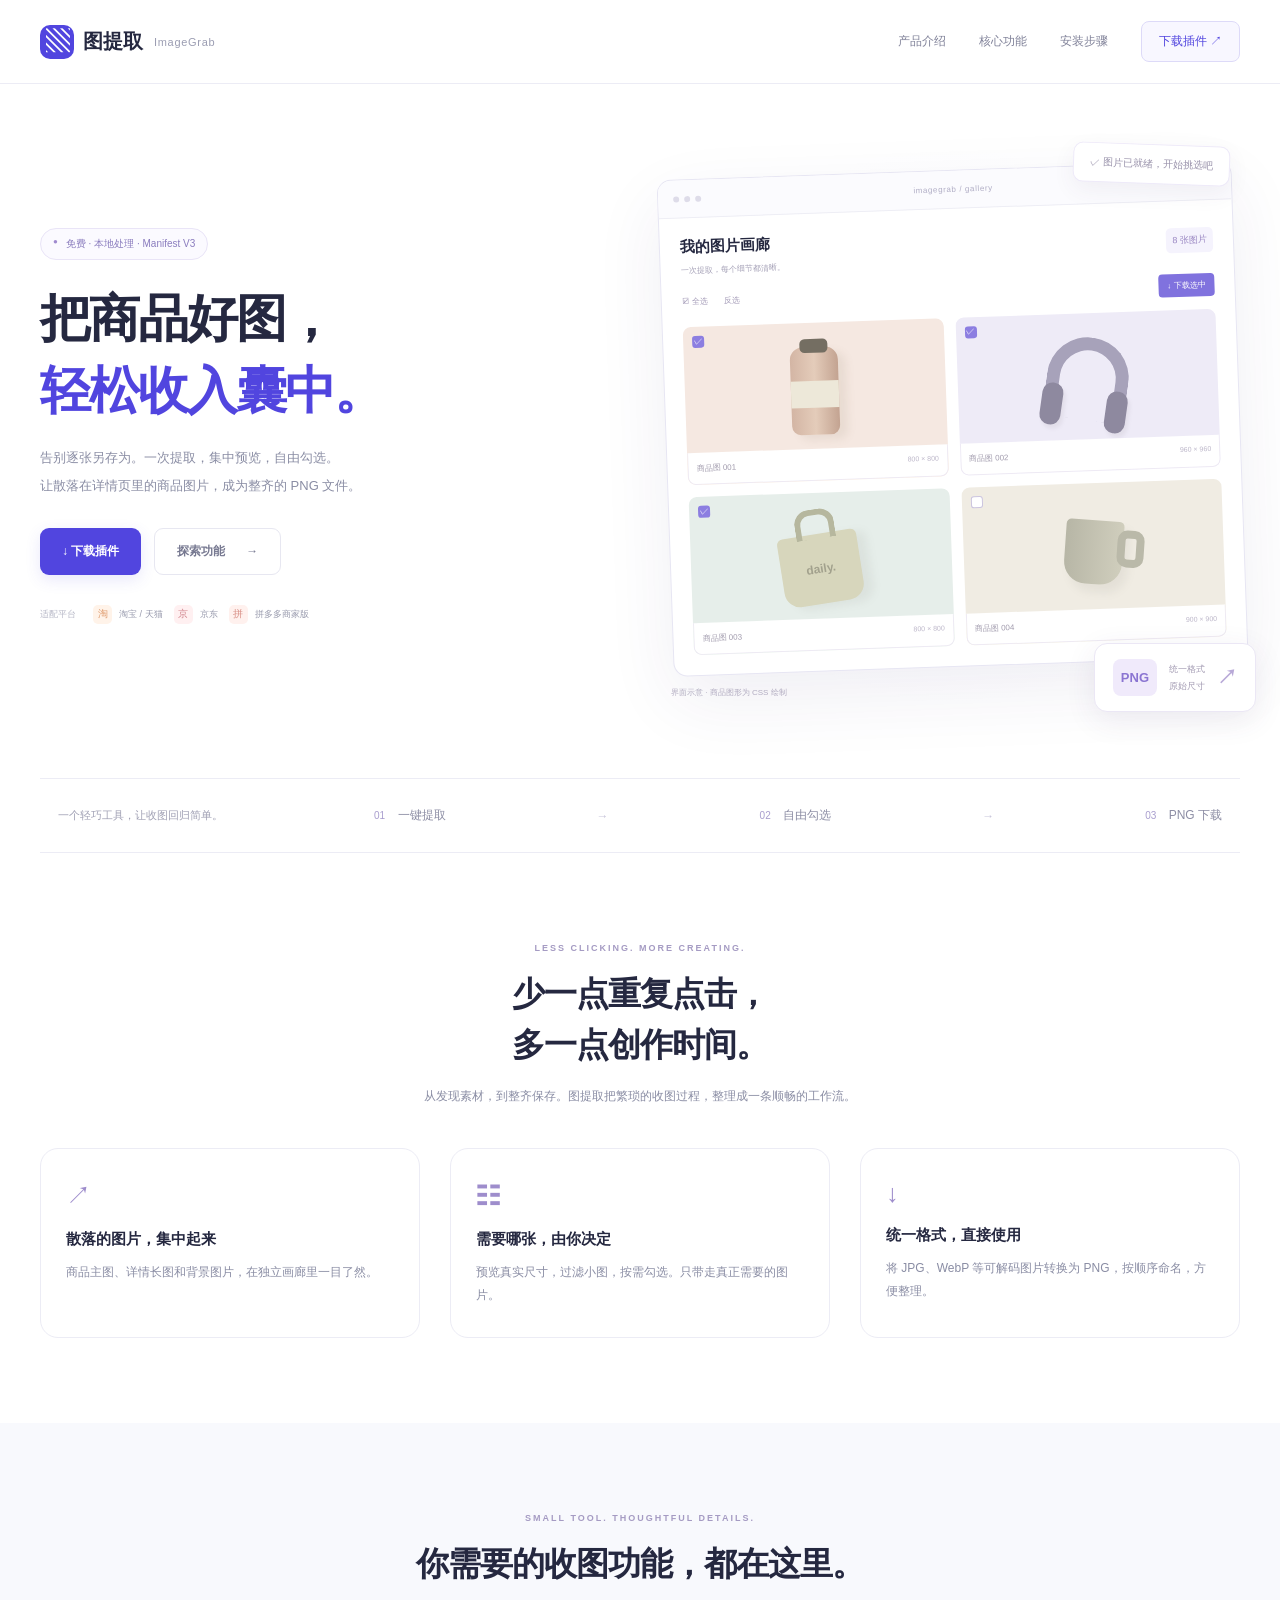
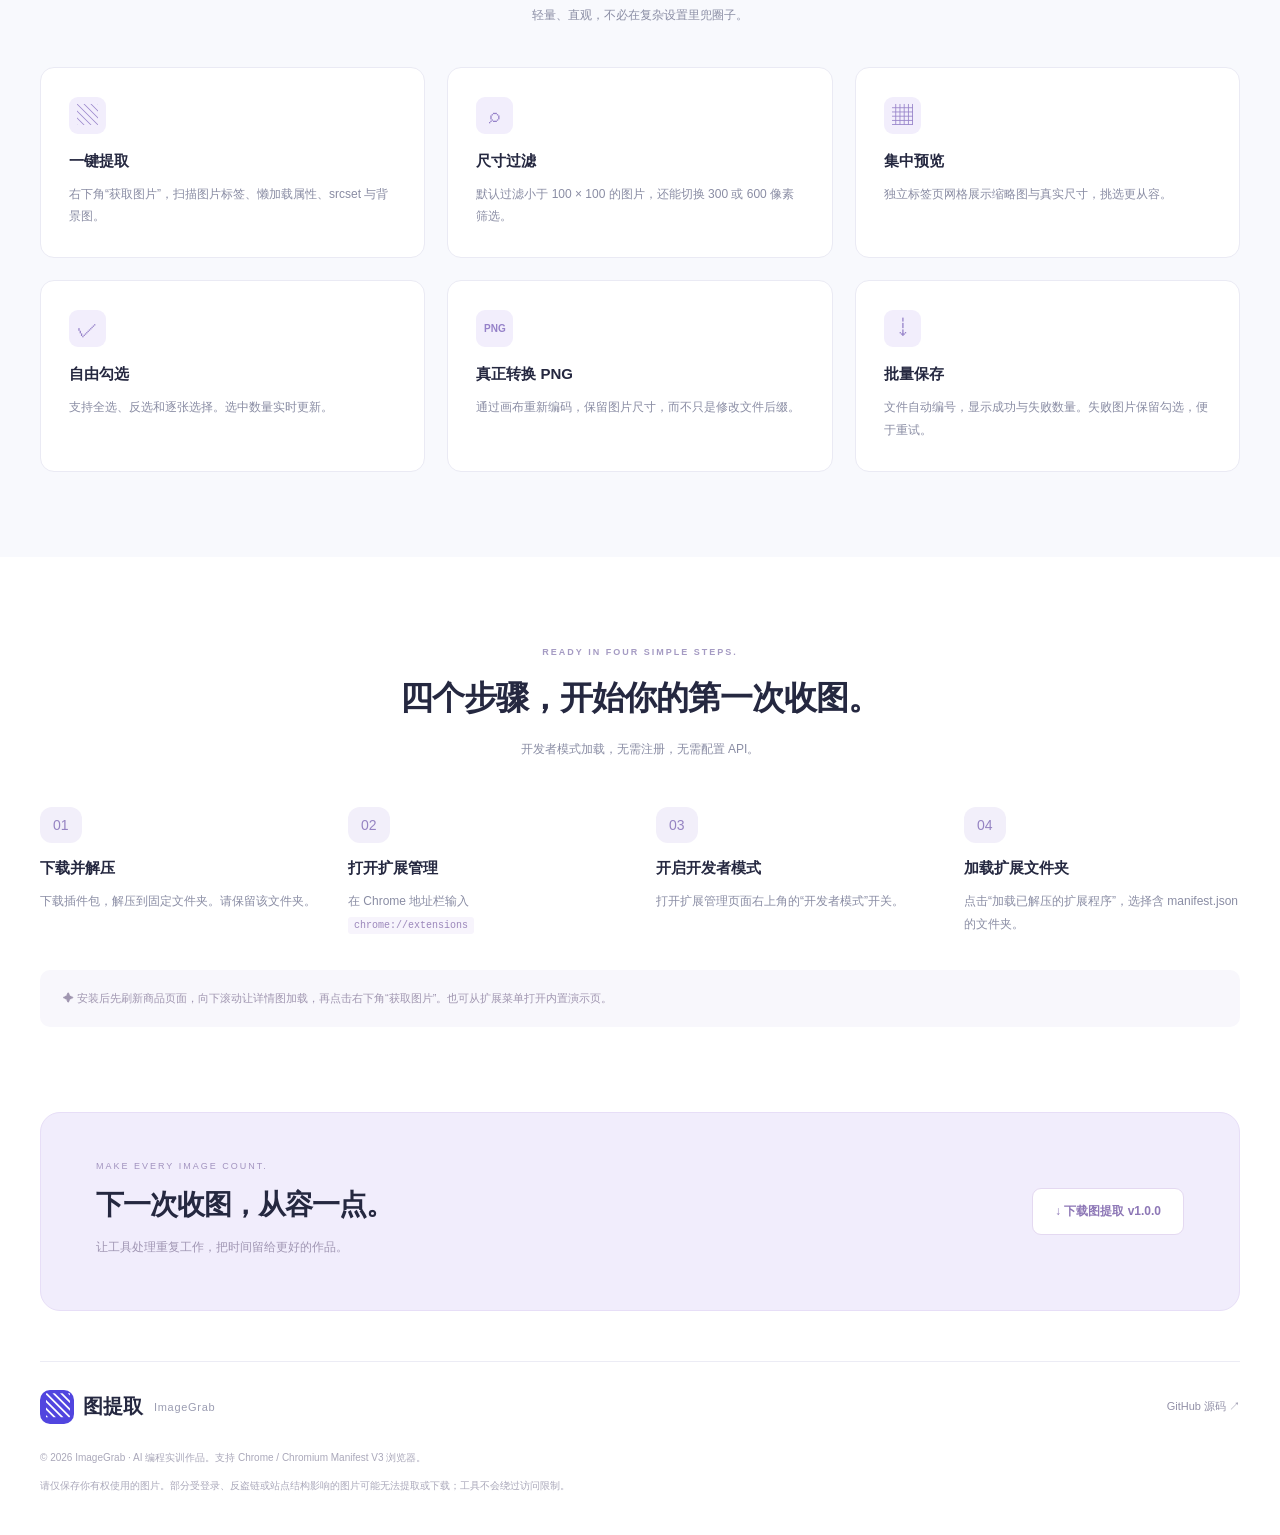
<file: docs/index.html>
<!doctype html><html lang="zh-CN"><head><meta charset="utf-8"><meta name="viewport" content="width=device-width,initial-scale=1"><meta name="description" content="图提取 ImageGrab：电商商品图片一键提取、集中预览、自由选择与 PNG 批量下载。"><title>图提取 ImageGrab · 好图片，轻松带走</title><link rel="stylesheet" href="css/style.css"></head><body>
<header><nav class="container"><a class="brand" href="#home"><span>▧</span> 图提取 <small>ImageGrab</small></a><button class="menu-toggle" aria-label="展开导航" aria-expanded="false">☰</button><div class="nav-links"><a href="#about">产品介绍</a><a href="#features">核心功能</a><a href="#install">安装步骤</a><a class="nav-download" href="downloads/ImageGrab-1.0.0.zip" download>下载插件 ↗</a></div></nav></header>
<main><section class="hero container" id="home"><div class="hero-copy"><div class="badge"><span>●</span> 免费 · 本地处理 · Manifest V3</div><h1>把商品好图，<br><em>轻松收入囊中。</em></h1><p>告别逐张另存为。一次提取，集中预览，自由勾选。<br>让散落在详情页里的商品图片，成为整齐的 PNG 文件。</p><div class="hero-actions"><a class="button primary" href="downloads/ImageGrab-1.0.0.zip" download>↓ 下载插件</a><a class="button secondary" href="#features">探索功能 <span>→</span></a></div><div class="platforms"><span>适配平台</span><b class="tb">淘</b> 淘宝 / 天猫 <b class="jd">京</b> 京东 <b class="pdd">拼</b> 拼多多商家版</div></div>
<div class="hero-art"><div class="float-chip">✓ 图片已就绪，开始挑选吧</div><div class="mock-browser"><div class="mock-bar"><i></i><i></i><i></i><span>imagegrab / gallery</span><b>▧</b></div><div class="mock-content"><div class="mock-title"><div>我的图片画廊<small>一次提取，每个细节都清晰。</small></div><span>8 张图片</span></div><div class="mock-tools"><span>☑ 全选　　反选</span><b>↓ 下载选中</b></div><div class="mock-grid"><div class="mock-card peach"><span class="check">✓</span><div class="bottle"><i></i><b></b></div><small>商品图 001 <span>800 × 800</span></small></div><div class="mock-card lavender"><span class="check">✓</span><div class="headphones"><i></i><b></b></div><small>商品图 002 <span>960 × 960</span></small></div><div class="mock-card mint"><span class="check">✓</span><div class="bag"><i></i><b>daily.</b></div><small>商品图 003 <span>800 × 800</span></small></div><div class="mock-card sand"><span class="check empty-check"></span><div class="mug"><i></i></div><small>商品图 004 <span>900 × 900</span></small></div></div></div></div><div class="float-format"><strong>PNG</strong><span>统一格式<br>原始尺寸</span><b>↗</b></div><div class="art-note">界面示意 · 商品图形为 CSS 绘制</div></div></section>
<section class="trust container"><span>一个轻巧工具，让收图回归简单。</span><div><b>01</b> 一键提取</div><i>→</i><div><b>02</b> 自由勾选</div><i>→</i><div><b>03</b> PNG 下载</div></section>
<section class="section container" id="about"><div class="section-head reveal"><div class="eyebrow">LESS CLICKING. MORE CREATING.</div><h2>少一点重复点击，<br>多一点创作时间。</h2><p>从发现素材，到整齐保存。图提取把繁琐的收图过程，整理成一条顺畅的工作流。</p></div><div class="about-grid"><article class="reveal"><span>↗</span><h3>散落的图片，集中起来</h3><p>商品主图、详情长图和背景图片，在独立画廊里一目了然。</p></article><article class="reveal"><span>☷</span><h3>需要哪张，由你决定</h3><p>预览真实尺寸，过滤小图，按需勾选。只带走真正需要的图片。</p></article><article class="reveal"><span>↓</span><h3>统一格式，直接使用</h3><p>将 JPG、WebP 等可解码图片转换为 PNG，按顺序命名，方便整理。</p></article></div></section>
<section class="features-wrap" id="features"><div class="section container"><div class="section-head reveal"><div class="eyebrow">SMALL TOOL. THOUGHTFUL DETAILS.</div><h2>你需要的收图功能，都在这里。</h2><p>轻量、直观，不必在复杂设置里兜圈子。</p></div><div class="feature-grid"><article class="reveal"><span>▧</span><h3>一键提取</h3><p>右下角“获取图片”，扫描图片标签、懒加载属性、srcset 与背景图。</p></article><article class="reveal"><span>⌕</span><h3>尺寸过滤</h3><p>默认过滤小于 100 × 100 的图片，还能切换 300 或 600 像素筛选。</p></article><article class="reveal"><span>▦</span><h3>集中预览</h3><p>独立标签页网格展示缩略图与真实尺寸，挑选更从容。</p></article><article class="reveal"><span>✓</span><h3>自由勾选</h3><p>支持全选、反选和逐张选择。选中数量实时更新。</p></article><article class="reveal"><span>PNG</span><h3>真正转换 PNG</h3><p>通过画布重新编码，保留图片尺寸，而不只是修改文件后缀。</p></article><article class="reveal"><span>⇣</span><h3>批量保存</h3><p>文件自动编号，显示成功与失败数量。失败图片保留勾选，便于重试。</p></article></div></div></section>
<section class="section container" id="install"><div class="section-head reveal"><div class="eyebrow">READY IN FOUR SIMPLE STEPS.</div><h2>四个步骤，开始你的第一次收图。</h2><p>开发者模式加载，无需注册，无需配置 API。</p></div><div class="steps"><article class="reveal"><span>01</span><h3>下载并解压</h3><p>下载插件包，解压到固定文件夹。请保留该文件夹。</p></article><article class="reveal"><span>02</span><h3>打开扩展管理</h3><p>在 Chrome 地址栏输入<br><code>chrome://extensions</code></p></article><article class="reveal"><span>03</span><h3>开启开发者模式</h3><p>打开扩展管理页面右上角的“开发者模式”开关。</p></article><article class="reveal"><span>04</span><h3>加载扩展文件夹</h3><p>点击“加载已解压的扩展程序”，选择含 manifest.json 的文件夹。</p></article></div><div class="install-tip">✦ 安装后先刷新商品页面，向下滚动让详情图加载，再点击右下角“获取图片”。也可从扩展菜单打开内置演示页。</div></section>
<section class="cta container reveal"><div><span>MAKE EVERY IMAGE COUNT.</span><h2>下一次收图，从容一点。</h2><p>让工具处理重复工作，把时间留给更好的作品。</p></div><a class="button" href="downloads/ImageGrab-1.0.0.zip" download>↓ 下载图提取 v1.0.0</a></section>
</main><footer class="container"><div class="footer-top"><a class="brand" href="#home"><span>▧</span> 图提取 <small>ImageGrab</small></a><a href="https://github.com/SURE-gfs/imagegrab-extension" target="_blank" rel="noreferrer">GitHub 源码 ↗</a></div><p>© 2026 ImageGrab · AI 编程实训作品。支持 Chrome / Chromium Manifest V3 浏览器。</p><p>请仅保存你有权使用的图片。部分受登录、反盗链或站点结构影响的图片可能无法提取或下载；工具不会绕过访问限制。</p></footer><script src="js/main.js"></script></body></html>
</file>
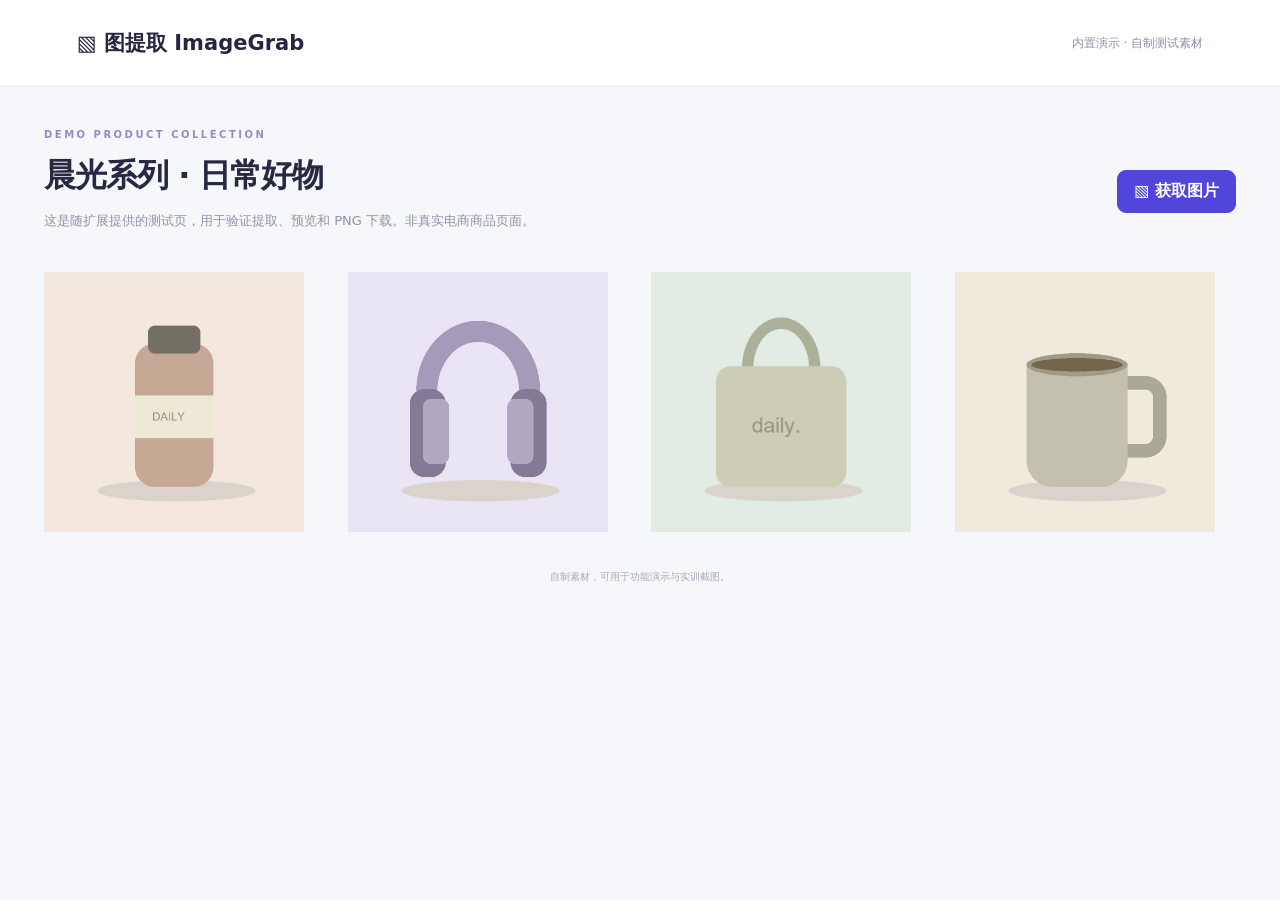
<file: extension/demo.html>
<!doctype html><html lang="zh-CN"><head><meta charset="utf-8"><title>图提取 · 内置商品图片演示</title><link rel="stylesheet" href="gallery.css"></head><body><header><a class="brand" href="popup.html">▧ 图提取 ImageGrab</a><span class="local">内置演示 · 自制测试素材</span></header><main><div class="eyebrow">DEMO PRODUCT COLLECTION</div><section class="intro"><div><h1>晨光系列 · 日常好物</h1><p>这是随扩展提供的测试页，用于验证提取、预览和 PNG 下载。非真实电商商品页面。</p></div><button id="demo-scan" class="primary">▧ 获取图片</button></section><section id="grid"><img src="demo-assets/item1.jpg" alt="演示商品1" width="260"><img src="demo-assets/item2.webp" alt="演示商品2" width="260"><img src="demo-assets/item3.jpg" alt="演示商品3" width="260"><img src="demo-assets/item4.png" alt="演示商品4" width="260"></section><footer>自制素材，可用于功能演示与实训截图。</footer></main><script src="demo.js"></script></body></html>
</file>
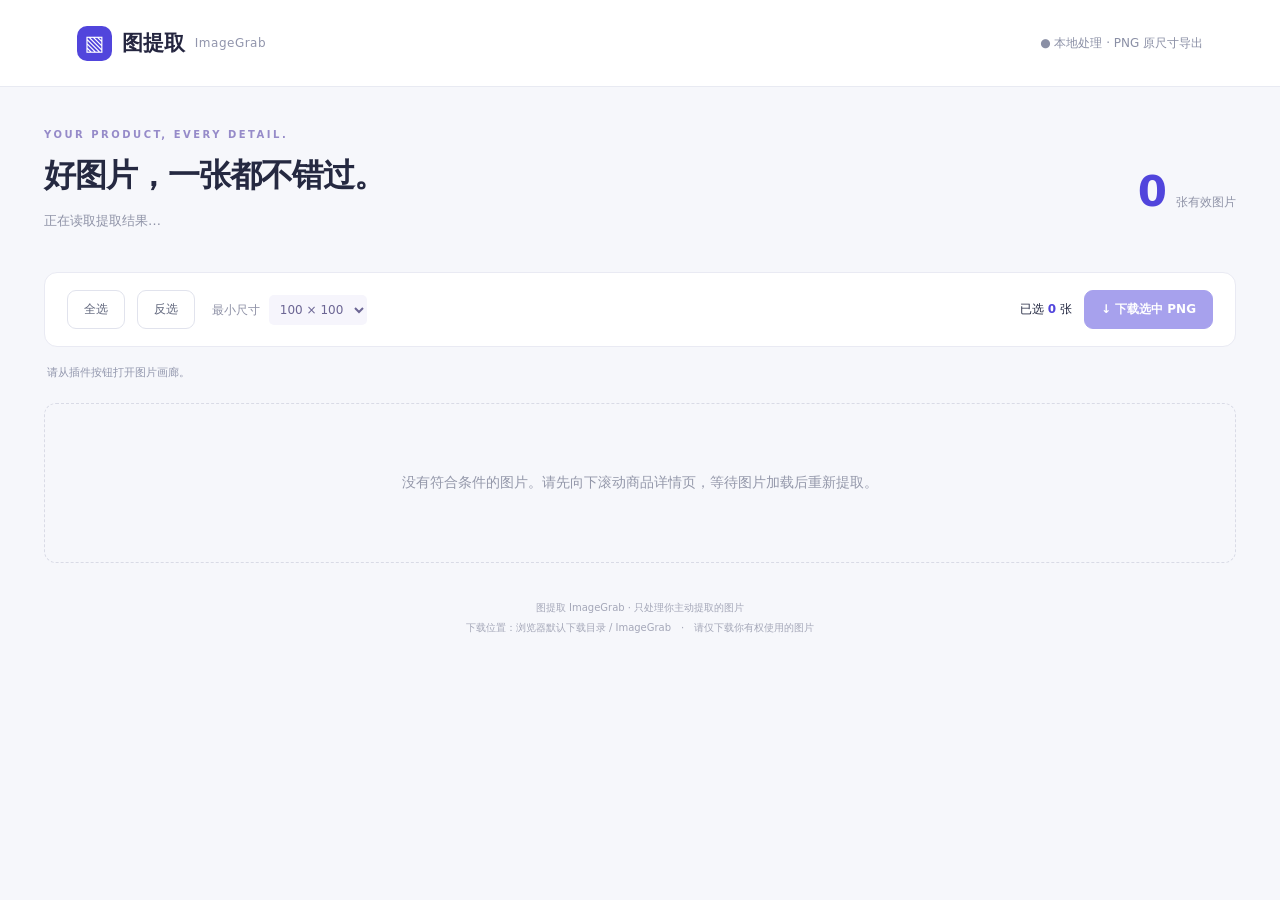
<file: extension/gallery.html>
<!doctype html><html lang="zh-CN"><head><meta charset="utf-8"><meta name="viewport" content="width=device-width,initial-scale=1"><title>图片画廊 · 图提取 ImageGrab</title><link rel="stylesheet" href="gallery.css"></head><body>
<header><a class="brand" href="popup.html"><span>▧</span> 图提取 <small>ImageGrab</small></a><span class="local">● 本地处理 · PNG 原尺寸导出</span></header>
<main><div class="eyebrow">YOUR PRODUCT, EVERY DETAIL.</div><section class="intro"><div><h1>好图片，一张都不错过。</h1><p id="source">正在读取提取结果…</p></div><div class="stat"><strong id="count">0</strong><span>张有效图片</span></div></section>
<div class="toolbar"><div class="tools"><button id="select-all">全选</button><button id="invert">反选</button><label>最小尺寸 <select id="size"><option value="100">100 × 100</option><option value="300">300 × 300</option><option value="600">600 × 600</option></select></label></div><div class="tools"><span>已选 <b id="selected">0</b> 张</span><button class="primary" id="download" disabled>↓ 下载选中 PNG</button></div></div>
<div class="progress-area" aria-live="polite"><span id="status">正在加载图片…</span><progress id="progress" value="0" max="1" hidden></progress></div><section id="grid" aria-label="图片预览列表"></section><div id="empty" hidden>没有符合条件的图片。请先向下滚动商品详情页，等待图片加载后重新提取。</div><section id="errors" hidden><h2>下载未完成的图片</h2><ul id="error-list"></ul><p>已下载成功的图片会取消勾选，可再次点击按钮重试剩余图片。</p></section>
<footer>图提取 ImageGrab · 只处理你主动提取的图片<br>下载位置：浏览器默认下载目录 / ImageGrab　·　请仅下载你有权使用的图片</footer></main><script src="gallery.js"></script></body></html>
</file>
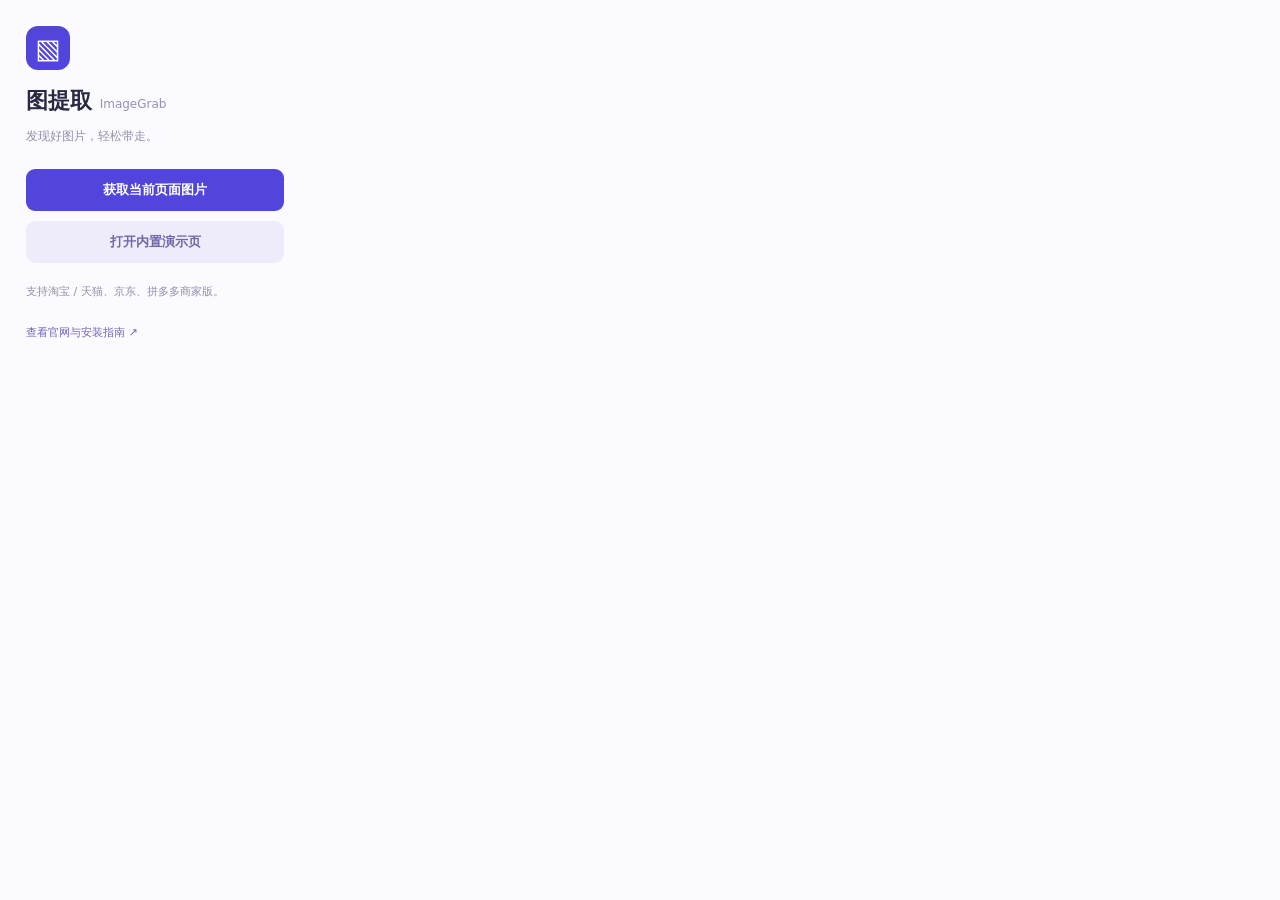
<file: extension/popup.html>
<!doctype html><html lang="zh-CN"><head><meta charset="utf-8"><title>图提取 ImageGrab</title><link rel="stylesheet" href="popup.css"></head><body><div class="logo">▧</div><h1>图提取 <small>ImageGrab</small></h1><p>发现好图片，轻松带走。</p><button id="scan">获取当前页面图片</button><button class="secondary" id="demo">打开内置演示页</button><div id="status" role="status">支持淘宝 / 天猫、京东、拼多多商家版。</div><a href="https://SURE-gfs.github.io/imagegrab-extension/" target="_blank" rel="noreferrer">查看官网与安装指南 ↗</a><script src="popup.js"></script></body></html>
</file>
<file: docs/css/style.css>
:root{--primary:#5145df;--ink:#252840;--muted:#8a8da4;--line:#ececf5;--surface:#f8f9fd;--radius:18px;--space:24px;font-family:Inter,-apple-system,"PingFang SC","Microsoft YaHei",sans-serif;color:var(--ink);background:#fff;scroll-behavior:smooth}*{box-sizing:border-box}body{margin:0}a{color:inherit;text-decoration:none}button{font:inherit;cursor:pointer}.container{width:min(1200px,calc(100% - 72px));margin:auto}header{position:sticky;top:0;z-index:20;background:#fffffff0;backdrop-filter:blur(18px);border-bottom:1px solid var(--line)}nav{height:83px;display:flex;align-items:center;justify-content:space-between}.brand{display:flex;gap:9px;align-items:center;font-size:20px;font-weight:750;white-space:nowrap}.brand>span{display:grid;place-items:center;background:var(--primary);color:#fff;width:34px;height:34px;border-radius:10px;font-size:23px}.brand small{font-size:11px;color:#9b9db2;font-weight:400;letter-spacing:.7px;margin-left:2px}.nav-links{display:flex;align-items:center;gap:33px;font-size:12px;color:#808299}.nav-links a:hover,.nav-links a.active{color:var(--primary)}.nav-download{padding:11px 17px;border:1px solid #dddaf8;border-radius:8px;color:var(--primary)!important;background:#f8f7ff}.menu-toggle{display:none;border:0;background:none;font-size:24px}.hero{display:grid;grid-template-columns:1fr 1fr;gap:50px;min-height:640px;align-items:center;padding-top:60px;padding-bottom:70px}.badge{font-size:10px;color:#8a7cbe;display:inline-flex;gap:8px;padding:8px 12px;border:1px solid #e9e4f7;border-radius:20px;background:#fbfaff}.badge span{font-size:8px;color:#a08acf}h1{font-size:clamp(36px,4vw,54px);line-height:1.4;letter-spacing:-2px;margin:23px 0 18px;font-weight:800}h1 em{font-style:normal;color:var(--primary)}.hero-copy>p{font-size:13px;color:var(--muted);line-height:2.1}.hero-actions{display:flex;gap:13px;margin-top:29px}.button{display:inline-flex;align-items:center;justify-content:center;gap:16px;border-radius:9px;padding:14px 22px;font-size:12px;font-weight:600;transition:.2s}.button:hover{transform:translateY(-2px)}.primary{background:var(--primary);color:white;box-shadow:0 5px 15px #5145df20}.secondary{background:#fff;border:1px solid #e7e7f1;color:#777991}.secondary span{margin-left:5px}.platforms{display:flex;gap:7px;align-items:center;font-size:9px;color:#9799ac;margin-top:30px;flex-wrap:wrap}.platforms>span{margin-right:6px;color:#b6b7c6}.platforms b{font-size:10px;width:19px;height:19px;border-radius:5px;display:grid;place-items:center;font-weight:500;margin-left:4px}.tb{color:#df9b6d;background:#fff3e9}.jd{color:#cf828b;background:#fff0f1}.pdd{color:#d88e85;background:#fff1ee}.hero-art{position:relative;padding:26px 0 10px;background:radial-gradient(ellipse,#e9e5ff50,transparent 70%)}.mock-browser{background:white;border:1px solid #e7e6f3;border-radius:14px;transform:rotate(-2deg);box-shadow:0 25px 70px #332c6b13;overflow:hidden}.mock-bar{height:38px;border-bottom:1px solid #eeeeF5;background:#fbfbfe;display:flex;align-items:center;gap:5px;padding:0 15px}.mock-bar i{width:6px;height:6px;background:#dedce9;border-radius:50%}.mock-bar span{margin:auto;font-size:8px;color:#b0adc5;letter-spacing:.6px}.mock-bar b{color:#b4abc9;font-size:11px}.mock-content{padding:20px}.mock-title{display:flex;justify-content:space-between;font-weight:700;font-size:15px;align-items:center}.mock-title small{display:block;font-weight:400;font-size:8px;color:#a5a1b7;margin-top:8px}.mock-title>span{font-size:9px;font-weight:400;background:#f5f3fd;padding:6px;color:#9986c2;border-radius:5px}.mock-tools{display:flex;justify-content:space-between;font-size:8px;color:#a39ab7;margin:20px 0 13px}.mock-tools b{color:white;background:#8072de;padding:6px 9px;border-radius:4px;margin-top:-5px;font-weight:500}.mock-grid{display:grid;grid-template-columns:1fr 1fr;gap:12px}.mock-card{position:relative;height:158px;border-radius:8px;overflow:hidden}.peach{background:#f5e8e1}.lavender{background:#eeebf7}.mint{background:#e6eeea}.sand{background:#f0ece3}.mock-card small{position:absolute;bottom:0;left:0;right:0;background:#fff;padding:10px 8px;font-size:8px;color:#a19bad;border:1px solid #eeeaf4;border-top:0;border-radius:0 0 8px 8px}.mock-card small span{float:right;color:#bbb5c8;font-size:7px}.check{position:absolute;left:9px;top:9px;background:#8c7ee1;color:white;width:12px;height:12px;border-radius:3px;font-size:9px;text-align:center}.empty-check{background:white;border:1px solid #ccc5df}.bottle{position:absolute;top:24px;left:calc(50% - 24px);height:88px;width:48px;background:linear-gradient(90deg,#d3b5a4,#e4ccba,#c3a391);border-radius:13px 13px 9px 9px;box-shadow:8px 5px 8px #7e67531a}.bottle i{position:absolute;top:-8px;left:10px;width:28px;height:14px;background:#746e62;border-radius:5px}.bottle b{position:absolute;top:34px;left:0;width:48px;height:27px;background:#ede8d9}.headphones{position:absolute;left:calc(50% - 41px);top:24px;width:82px;height:83px;border:13px solid #a7a2ba;border-bottom:0;border-radius:60px 60px 15px 15px;transform:rotate(10deg)}.headphones i,.headphones b{position:absolute;top:37px;width:21px;height:42px;background:#8e899f;border-radius:10px;box-shadow:3px 4px 4px #7e75831a}.headphones i{left:-15px}.headphones b{right:-15px}.bag{position:absolute;left:calc(50% - 40px);top:41px;width:80px;height:70px;background:#d7d6bc;border-radius:6px 6px 16px 16px;transform:rotate(-7deg);box-shadow:9px 4px 8px #7e83751a}.bag i{position:absolute;left:20px;top:-25px;width:40px;height:30px;border:6px solid #b6b79e;border-bottom:0;border-radius:15px 15px 0 0}.bag b{position:absolute;top:28px;left:25px;font-size:12px;color:#a2a18d}.mug{position:absolute;left:calc(50% - 29px);top:37px;width:58px;height:64px;background:linear-gradient(90deg,#b7b6a6,#d0cebd);border-radius:5px 5px 22px 22px;transform:rotate(6deg);box-shadow:6px 8px 8px #7e83751a}.mug i{position:absolute;left:52px;top:8px;width:27px;height:37px;border:8px solid #bab9a9;border-radius:10px;z-index:-1}.float-chip{position:absolute;z-index:2;right:10px;top:0;padding:12px 16px;border:1px solid #eeeaf9;border-radius:10px;background:#fff;box-shadow:0 8px 22px #4b3a6510;font-size:10px;color:#9891aa;transform:rotate(2deg)}.float-format{position:absolute;right:-16px;bottom:-4px;display:flex;gap:12px;align-items:center;padding:15px 18px;border-radius:13px;background:#fff;box-shadow:0 8px 30px #4b3a6518;border:1px solid #ebe7f5}.float-format strong{color:#8b75d2;background:#f0eafb;border-radius:8px;padding:11px 8px;font-size:13px}.float-format span{font-size:9px;line-height:1.8;color:#a29ab2}.float-format b{color:#b8a9d7;font-size:20px}.art-note{font-size:8px;color:#b7b2c5;margin:20px 6px 0}.trust{display:flex;align-items:center;justify-content:space-between;border-top:1px solid var(--line);border-bottom:1px solid var(--line);padding:28px 18px;color:#8c8da4;font-size:12px}.trust>span{font-size:11px;color:#a0a0b4}.trust b{font-size:10px;font-weight:500;color:#a99ece;margin-right:9px}.trust i{font-style:normal;color:#c6c3d9}.section{padding-top:90px;padding-bottom:85px}.section-head{text-align:center;margin-bottom:40px}.eyebrow{font-size:9px;letter-spacing:2px;color:#a59bc3;font-weight:650}h2{font-size:clamp(25px,3vw,33px);line-height:1.55;letter-spacing:-1px;margin:15px 0}.section-head p{font-size:12px;color:var(--muted);line-height:1.9}.about-grid{display:grid;grid-template-columns:repeat(3,1fr);gap:30px}.about-grid article{padding:30px 25px;border:1px solid var(--line);border-radius:var(--radius)}.about-grid article>span{font-size:25px;color:#9e8dcc}.about-grid h3,.feature-grid h3,.steps h3{font-size:15px;margin:18px 0 12px}.about-grid p,.feature-grid p,.steps p{font-size:12px;line-height:1.9;color:var(--muted);margin:0}.features-wrap{background:var(--surface)}.feature-grid{display:grid;grid-template-columns:repeat(3,1fr);gap:22px}.feature-grid article{padding:29px 28px;border:1px solid #eaeaf4;background:#fff;border-radius:14px;transition:.25s}.feature-grid article:hover{transform:translateY(-4px);box-shadow:0 8px 26px #34305e0a}.feature-grid article>span{display:grid;place-items:center;width:37px;height:37px;background:#f2eefc;border-radius:9px;color:#9682c9;font-size:21px}.feature-grid article:nth-child(5)>span{font-size:10px;font-weight:650}.steps{display:grid;grid-template-columns:repeat(4,1fr);gap:32px;margin-top:55px}.steps article>span{font-size:14px;color:#9583c2;padding:10px 13px;border-radius:12px;background:#f2effa}.steps h3{margin-top:25px}.steps code{font-size:10px;color:#9b87ba;background:#f7f4fc;padding:3px 6px;border-radius:3px;overflow-wrap:anywhere}.install-tip{margin-top:35px;padding:18px 23px;border-radius:10px;background:#f8f7fc;color:#a096b0;font-size:11px;line-height:1.9}.cta{background:#f1edfc;border:1px solid #e7def7;padding:42px 55px;display:flex;justify-content:space-between;align-items:center;border-radius:20px;margin-bottom:50px}.cta>div>span{font-size:9px;letter-spacing:2px;color:#a293bf}.cta h2{font-size:28px;margin:10px 0}.cta p{font-size:12px;color:#a096b3}.cta .button{background:#fff;color:#8d77b6;border:1px solid #e4d9f1;white-space:nowrap}footer{padding-top:28px;padding-bottom:30px;border-top:1px solid var(--line)}.footer-top{display:flex;align-items:center;justify-content:space-between;margin-bottom:25px}.footer-top>a:last-child{font-size:11px;color:#9290a7}footer p{font-size:10px;color:#aaa8ba;line-height:1.8}.js .reveal{opacity:0;transform:translateY(16px);transition:opacity .6s,transform .6s}.js .reveal.visible{opacity:1;transform:none}section[id]{scroll-margin-top:100px}@media(prefers-reduced-motion:reduce){:root{scroll-behavior:auto}.js .reveal{opacity:1;transform:none;transition:none}}@media(max-width:1023px){.hero{gap:28px;min-height:550px}.hero-copy>p br{display:none}.hero-art{padding-right:4px}.mock-card{height:145px}.float-format{right:0}.trust{gap:15px}.trust>span{max-width:150px}.about-grid{gap:16px}.feature-grid{gap:15px}.steps{gap:20px}.cta{padding:35px}}@media(max-width:767px){.container{width:calc(100% - 36px)}nav{height:68px}.brand{font-size:18px}.brand small{font-size:9px}.menu-toggle{display:block;color:#8575ac}.nav-links{display:none;position:absolute;top:68px;left:0;right:0;background:white;padding:20px;box-shadow:0 12px 18px #0001;flex-direction:column;gap:22px}.nav-links.open{display:flex}.hero{grid-template-columns:1fr;padding-top:38px;padding-bottom:42px;gap:42px}.hero-copy{text-align:center}.badge{font-size:9px}h1{font-size:40px}.hero-copy>p{font-size:12px}.hero-actions,.platforms{justify-content:center}.platforms{font-size:8px;gap:4px}.hero-art{width:min(420px,100%);margin:auto;padding:25px 6px 10px}.mock-content{padding:16px}.float-chip{font-size:8px;right:15px}.float-format{padding:10px;bottom:0}.trust{flex-wrap:wrap;justify-content:center;padding:25px 8px;gap:13px;font-size:10px}.trust>span{width:100%;max-width:none;text-align:center;margin-bottom:8px}.section{padding-top:60px;padding-bottom:55px}.section-head{margin-bottom:28px}.section-head p{font-size:11px}.about-grid,.feature-grid,.steps{grid-template-columns:1fr}.about-grid{gap:15px}.about-grid article{padding:25px}.steps{gap:30px;margin-top:35px}.steps article{position:relative;padding-left:65px}.steps article>span{position:absolute;left:0;top:8px}.steps h3{margin-top:8px}.cta{padding:28px;display:block;text-align:center}.cta h2{font-size:25px}.cta .button{margin-top:15px}.footer-top .brand small{display:none}.footer-top{gap:15px}.hero-art .mock-card{height:155px}}@media(max-width:360px){h1{font-size:34px}.hero-actions{gap:8px}.button{padding:13px 17px}.platforms>span{width:100%;margin-bottom:6px}.mock-card{height:145px!important}.mock-card small span{display:none}}
</file>
<file: extension/gallery.css>
:root{font-family:Inter,"Microsoft YaHei",system-ui,sans-serif;color:#222740;background:#f6f7fb;--primary:#5145dc}*{box-sizing:border-box}body{margin:0}button,select{font:inherit}button{cursor:pointer;border:1px solid #e1e3ed;border-radius:9px;padding:10px 16px;background:white;color:#61677d;transition:.2s}button:hover{border-color:#aaa2fa;transform:translateY(-1px)}button:disabled{opacity:.5;cursor:not-allowed;transform:none}header{height:87px;display:flex;align-items:center;justify-content:space-between;padding:0 6%;background:white;border-bottom:1px solid #e8eaf2}.brand{display:flex;align-items:center;gap:10px;font-size:21px;font-weight:750;color:#252640;text-decoration:none}.brand>span{background:var(--primary);color:white;border-radius:10px;width:35px;height:35px;display:grid;place-items:center}.brand small{font-weight:400;font-size:12px;color:#9195ac;letter-spacing:.5px}.local{font-size:12px;color:#8a8fa5}main{max-width:1400px;margin:0 auto;padding:42px 44px}.eyebrow{font-size:10px;letter-spacing:2.5px;color:#968bc9;font-weight:700}.intro{display:flex;align-items:center;justify-content:space-between;margin-bottom:29px}h1{font-size:32px;margin:14px 0;color:#252941;letter-spacing:-1px}.intro p{color:#8f93a7;font-size:13px;max-width:800px;overflow-wrap:anywhere}.stat{display:flex;align-items:baseline;gap:9px}.stat strong{font-size:42px;color:var(--primary)}.stat span{font-size:12px;color:#8f93a7}.toolbar{display:flex;justify-content:space-between;gap:18px;align-items:center;padding:17px 22px;border:1px solid #e9eaf3;border-radius:13px;background:white}.tools{display:flex;align-items:center;gap:12px;font-size:12px}.tools label{color:#8e91a6;margin-left:5px}select{border:0;background:#f6f5fc;color:#6c6694;border-radius:5px;padding:7px;margin-left:5px}.primary{background:var(--primary);color:white;border-color:var(--primary);font-weight:600}.tools b{color:var(--primary)}.progress-area{padding:18px 3px 23px;font-size:11px;color:#9297ad;display:flex;gap:15px;align-items:center}progress{width:250px;height:7px;accent-color:var(--primary)}#grid{display:grid;grid-template-columns:repeat(4,minmax(0,1fr));gap:22px}.card{position:relative;border:1px solid #e5e7f0;border-radius:13px;background:white;overflow:hidden;transition:.2s;cursor:pointer}.card:hover{box-shadow:0 8px 24px #2a245810;transform:translateY(-3px)}.card.chosen{border-color:#8c7af6;box-shadow:0 0 0 1px #8c7af6}.image-wrap{aspect-ratio:1;background:#eeeef4;display:flex;align-items:center;justify-content:center;padding:12px}.image-wrap img{width:100%;height:100%;object-fit:contain}.card input{position:absolute;top:12px;left:12px;width:18px;height:18px;accent-color:var(--primary);z-index:1}.card-info{padding:14px 15px;display:flex;align-items:center;justify-content:space-between}.card-info strong{font-size:12px;font-weight:600;color:#697087}.card-info small{font-size:10px;color:#a3a6b8}.tag{position:absolute;right:12px;top:12px;background:#ffffffdd;padding:4px 7px;border-radius:5px;font-size:9px;color:#85849a}#empty{padding:70px 25px;text-align:center;color:#9498aa;font-size:14px;border:1px dashed #d9dbe6;border-radius:12px}footer{text-align:center;color:#a4a7b8;font-size:10px;line-height:2;margin-top:35px}#errors{border:1px solid #f3d9d9;border-radius:12px;background:#fff5f5;margin-top:20px;padding:20px;color:#ac5f66;font-size:12px}#errors h2{font-size:15px}[hidden]{display:none!important}@media(max-width:1050px){#grid{grid-template-columns:repeat(3,1fr)}}@media(max-width:760px){main{padding:25px 18px}header{padding:0 18px;height:70px}.local{display:none}h1{font-size:24px}.toolbar{flex-wrap:wrap;padding:13px}.tools{gap:7px}.tools label{font-size:10px}button{padding:9px 12px}#grid{grid-template-columns:repeat(2,1fr);gap:12px}.stat{display:none}.intro p{font-size:11px}.card-info{padding:10px}.card-info strong{font-size:10px}.card-info small{font-size:9px}.brand small{display:none}}
</file>
<file: extension/popup.css>
body{width:310px;padding:26px;margin:0;font-family:"Microsoft YaHei",system-ui;color:#282943;background:#fafaff;box-sizing:border-box}.logo{width:44px;height:44px;border-radius:12px;background:#5145dc;color:white;display:grid;place-items:center;font-size:27px}h1{font-size:22px;margin:16px 0 8px}small{font-size:12px;color:#9492b2;font-weight:400}p{font-size:12px;color:#9290a7;margin-bottom:24px}button{display:block;width:100%;padding:12px;border:0;border-radius:9px;background:#5145dc;color:white;cursor:pointer;font-weight:600;margin-top:10px}.secondary{background:#eeecfb;color:#7266a8}#status{margin:19px 0;font-size:11px;line-height:1.8;color:#9290a7}a{font-size:11px;color:#7465ba;text-decoration:none}
</file>
